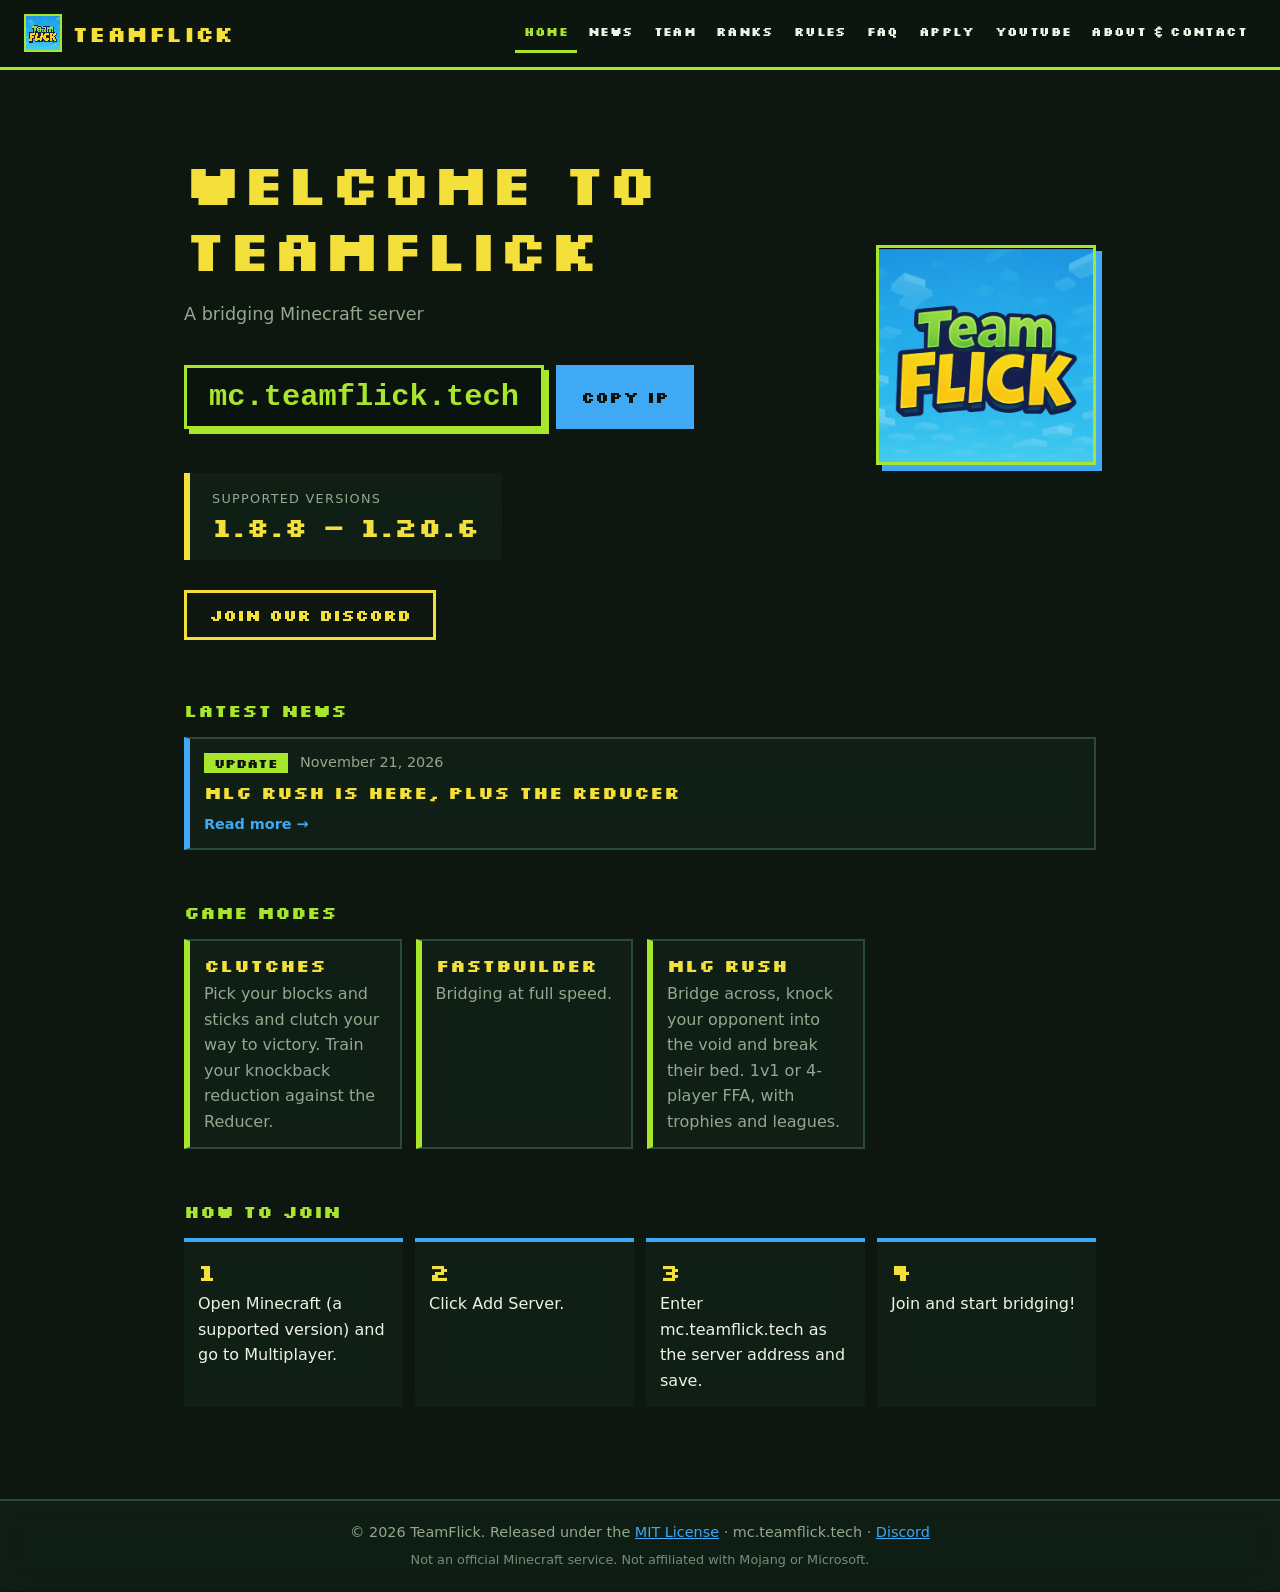
<file: index.html>
<!doctype html>
<html lang="en">
<head>
<meta charset="utf-8">
<meta name="viewport" content="width=device-width, initial-scale=1">
<title>Home</title>
<meta name="description" content="Official website of TeamFlick, a Minecraft bridging server. IP: mc.teamflick.tech">
<meta name="theme-color" content="#0d1710">
<link rel="canonical" href="https://teamflick.tech/">
<meta property="og:type" content="website">
<meta property="og:site_name" content="TeamFlick">
<meta property="og:title" content="TeamFlick – Home">
<meta property="og:description" content="Official website of TeamFlick, a Minecraft bridging server. IP: mc.teamflick.tech">
<meta property="og:url" content="https://teamflick.tech/">
<meta property="og:image" content="https://teamflick.tech/assets/logo.png">
<meta name="twitter:card" content="summary">
<link rel="icon" href="assets/favicon.png">
<link rel="stylesheet" href="assets/style.css">
</head>
<body data-page="home">
<header id="nav"></header>
<main>
<div class="hero">
  <img class="hero-logo" src="assets/logo.png" alt="TeamFlick logo" width="220" height="221">
  <h1>Welcome to TeamFlick</h1>
  <p class="muted" id="tagline"></p>
  <div class="ip-row"><div class="ip" id="ip">…</div><span id="copy" style="display:flex"></span></div>
  <div class="stats">
    <div class="stat"><div class="label">Supported versions</div><div class="value" id="versions">…</div></div>
    <div class="stat" id="status" hidden><div class="label">Server status</div><div class="value" id="status-val">…</div></div>
  </div>
  <div class="cta" id="cta"></div>
</div>
<section class="block" id="latest" hidden></section>
<section class="block" id="modes-sec" hidden>
  <h2>Game modes</h2>
  <div class="grid" id="modes"></div>
</section>
<section class="block" id="join-sec" hidden>
  <h2>How to join</h2>
  <ol class="steps" id="join"></ol>
</section>
</main>
<footer id="footer"></footer>
<script src="assets/app.js"></script>
</body>
</html>
</file>
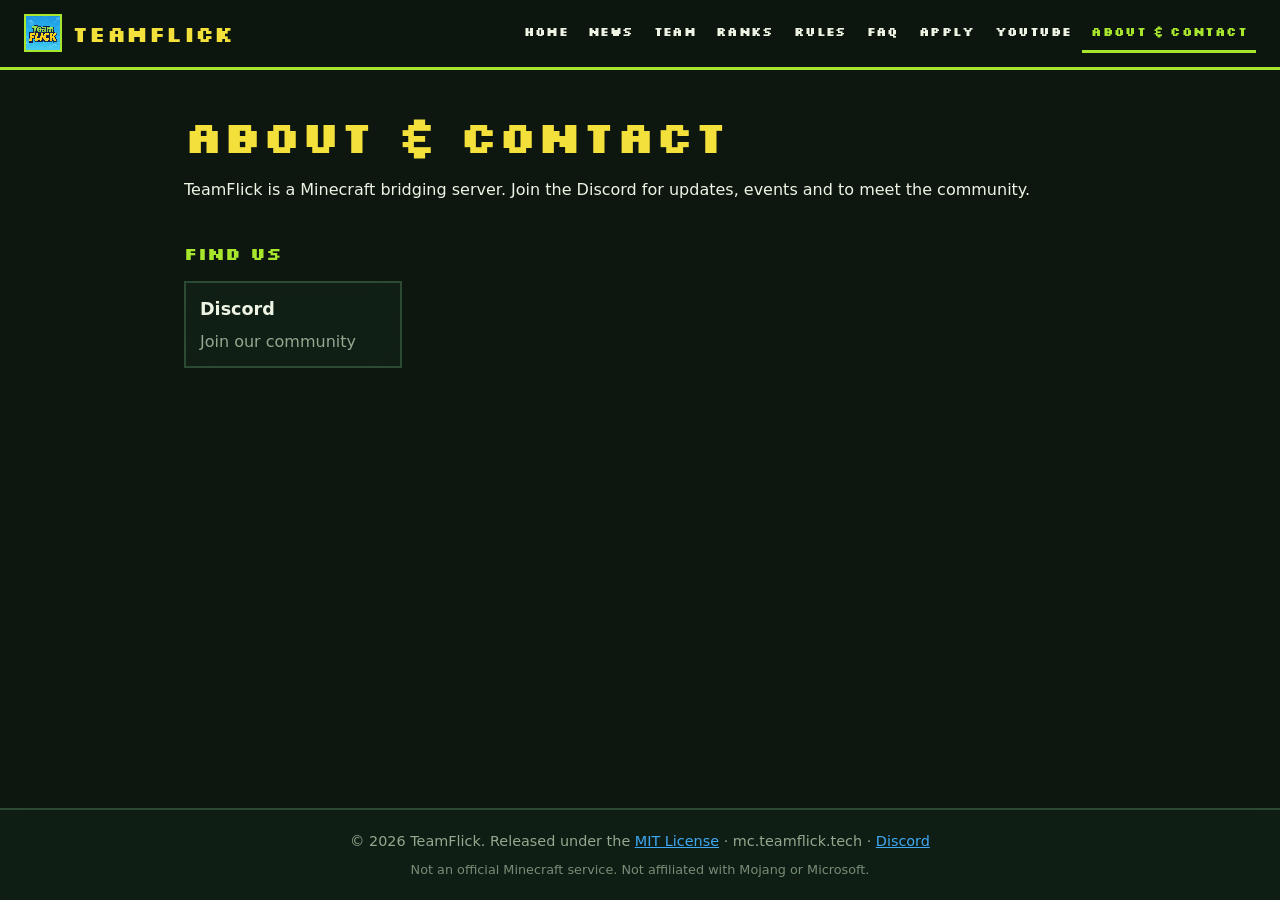
<file: about.html>
<!doctype html>
<html lang="en">
<head>
<meta charset="utf-8">
<meta name="viewport" content="width=device-width, initial-scale=1">
<title>About & Contact</title>
<meta name="description" content="About TeamFlick and how to get in touch.">
<meta name="theme-color" content="#0d1710">
<link rel="canonical" href="https://teamflick.tech/about.html">
<meta property="og:type" content="website">
<meta property="og:site_name" content="TeamFlick">
<meta property="og:title" content="TeamFlick – About &amp; Contact">
<meta property="og:description" content="About TeamFlick and how to get in touch.">
<meta property="og:url" content="https://teamflick.tech/about.html">
<meta property="og:image" content="https://teamflick.tech/assets/logo.png">
<meta name="twitter:card" content="summary">
<link rel="icon" href="assets/favicon.png">
<link rel="stylesheet" href="assets/style.css">
</head>
<body data-page="about">
<header id="nav"></header>
<main>
<h1>About & Contact</h1>
<section class="block"><p id="desc"></p></section>
<section class="block"><h2>Find us</h2><div class="grid" id="links"></div></section>
</main>
<footer id="footer"></footer>
<script src="assets/app.js"></script>
</body>
</html>
</file>
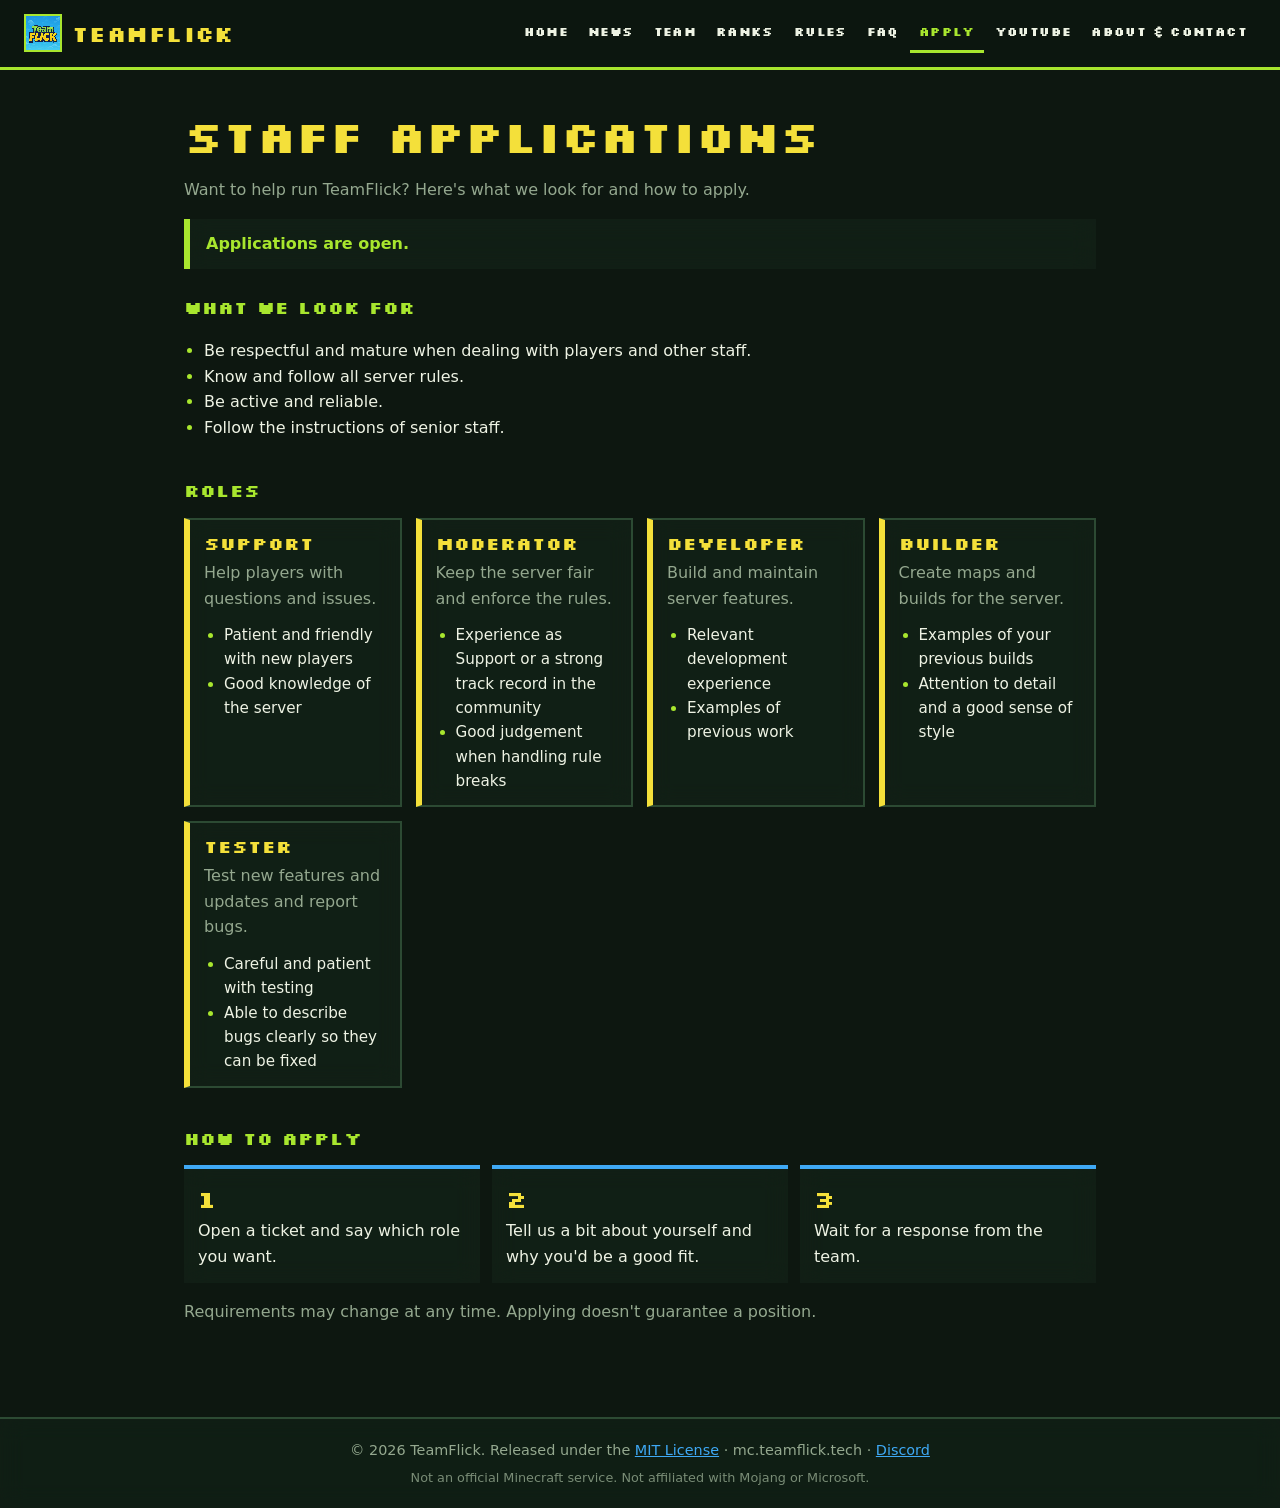
<file: apply.html>
<!doctype html>
<html lang="en">
<head>
<meta charset="utf-8">
<meta name="viewport" content="width=device-width, initial-scale=1">
<title>Staff Applications</title>
<meta name="description" content="Apply to join the TeamFlick staff team.">
<meta name="theme-color" content="#0d1710">
<link rel="canonical" href="https://teamflick.tech/apply.html">
<meta property="og:type" content="website">
<meta property="og:site_name" content="TeamFlick">
<meta property="og:title" content="TeamFlick – Staff Applications">
<meta property="og:description" content="Apply to join the TeamFlick staff team.">
<meta property="og:url" content="https://teamflick.tech/apply.html">
<meta property="og:image" content="https://teamflick.tech/assets/logo.png">
<meta name="twitter:card" content="summary">
<link rel="icon" href="assets/favicon.png">
<link rel="stylesheet" href="assets/style.css">
</head>
<body data-page="apply">
<header id="nav"></header>
<main>
<h1>Staff Applications</h1>
<p class="muted" id="intro"></p>
<div id="apply"></div>
</main>
<footer id="footer"></footer>
<script src="assets/app.js"></script>
</body>
</html>
</file>
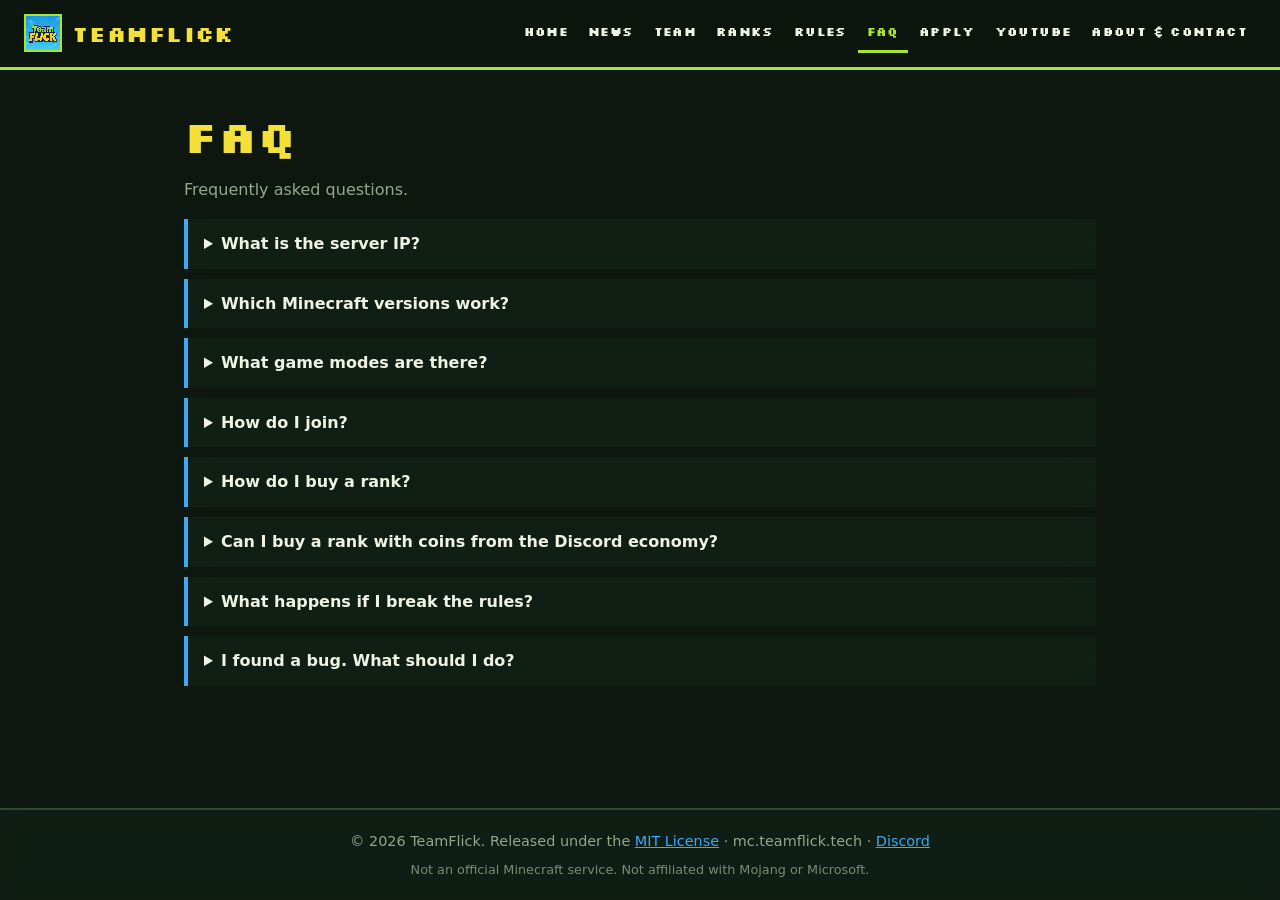
<file: faq.html>
<!doctype html>
<html lang="en">
<head>
<meta charset="utf-8">
<meta name="viewport" content="width=device-width, initial-scale=1">
<title>FAQ</title>
<meta name="description" content="Frequently asked questions about TeamFlick.">
<meta name="theme-color" content="#0d1710">
<link rel="canonical" href="https://teamflick.tech/faq.html">
<meta property="og:type" content="website">
<meta property="og:site_name" content="TeamFlick">
<meta property="og:title" content="TeamFlick – FAQ">
<meta property="og:description" content="Frequently asked questions about TeamFlick.">
<meta property="og:url" content="https://teamflick.tech/faq.html">
<meta property="og:image" content="https://teamflick.tech/assets/logo.png">
<meta name="twitter:card" content="summary">
<link rel="icon" href="assets/favicon.png">
<link rel="stylesheet" href="assets/style.css">
</head>
<body data-page="faq">
<header id="nav"></header>
<main>
<h1>FAQ</h1>
<p class="muted">Frequently asked questions.</p>
<div id="faq"></div>
</main>
<footer id="footer"></footer>
<script src="assets/app.js"></script>
</body>
</html>
</file>
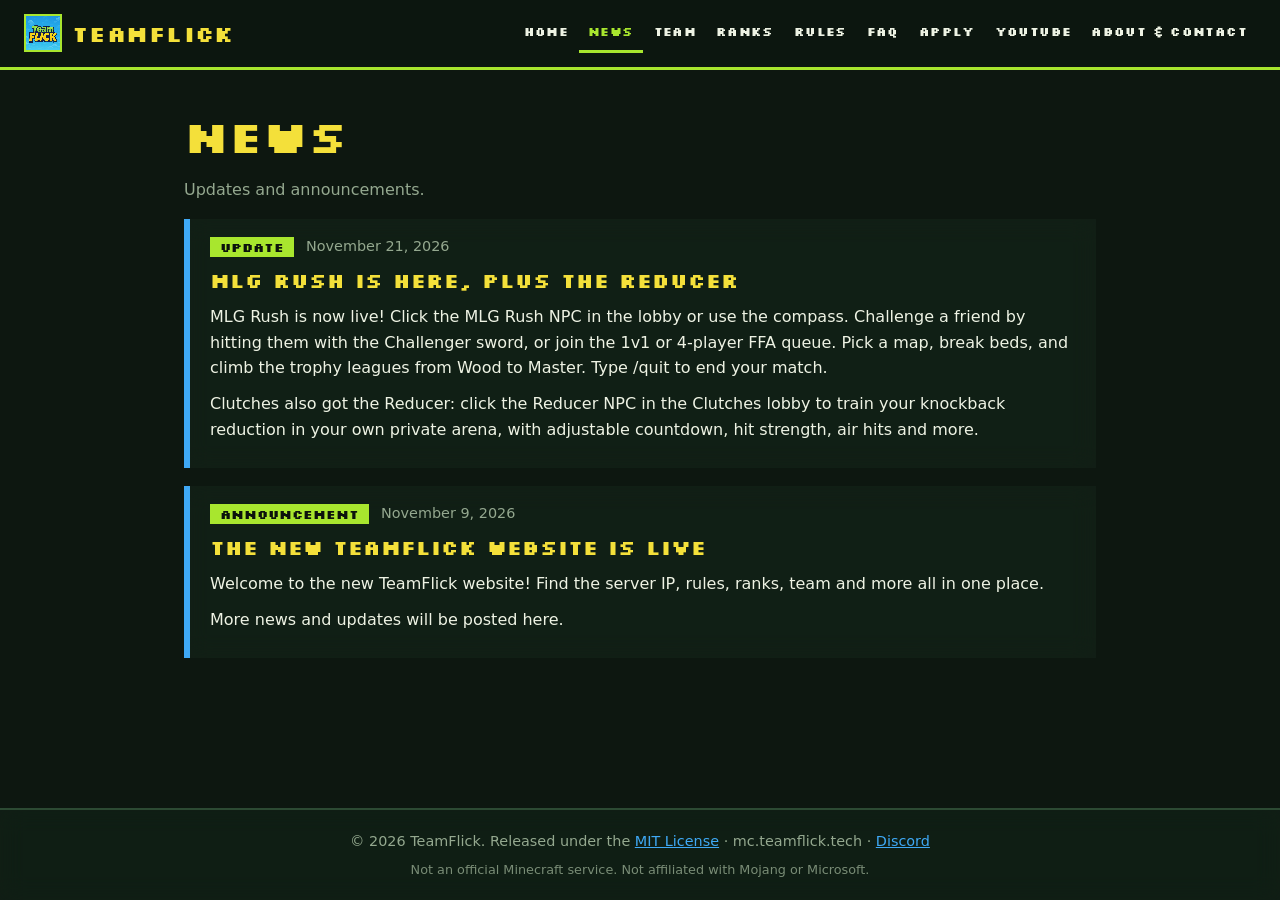
<file: news.html>
<!doctype html>
<html lang="en">
<head>
<meta charset="utf-8">
<meta name="viewport" content="width=device-width, initial-scale=1">
<title>News</title>
<meta name="description" content="Latest news and announcements from TeamFlick.">
<meta name="theme-color" content="#0d1710">
<link rel="canonical" href="https://teamflick.tech/news.html">
<meta property="og:type" content="website">
<meta property="og:site_name" content="TeamFlick">
<meta property="og:title" content="TeamFlick – News">
<meta property="og:description" content="Latest news and announcements from TeamFlick.">
<meta property="og:url" content="https://teamflick.tech/news.html">
<meta property="og:image" content="https://teamflick.tech/assets/logo.png">
<meta name="twitter:card" content="summary">
<link rel="icon" href="assets/favicon.png">
<link rel="stylesheet" href="assets/style.css">
</head>
<body data-page="news">
<header id="nav"></header>
<main>
<h1>News</h1>
<p class="muted">Updates and announcements.</p>
<div id="news"></div>
</main>
<footer id="footer"></footer>
<script src="assets/app.js"></script>
</body>
</html>
</file>
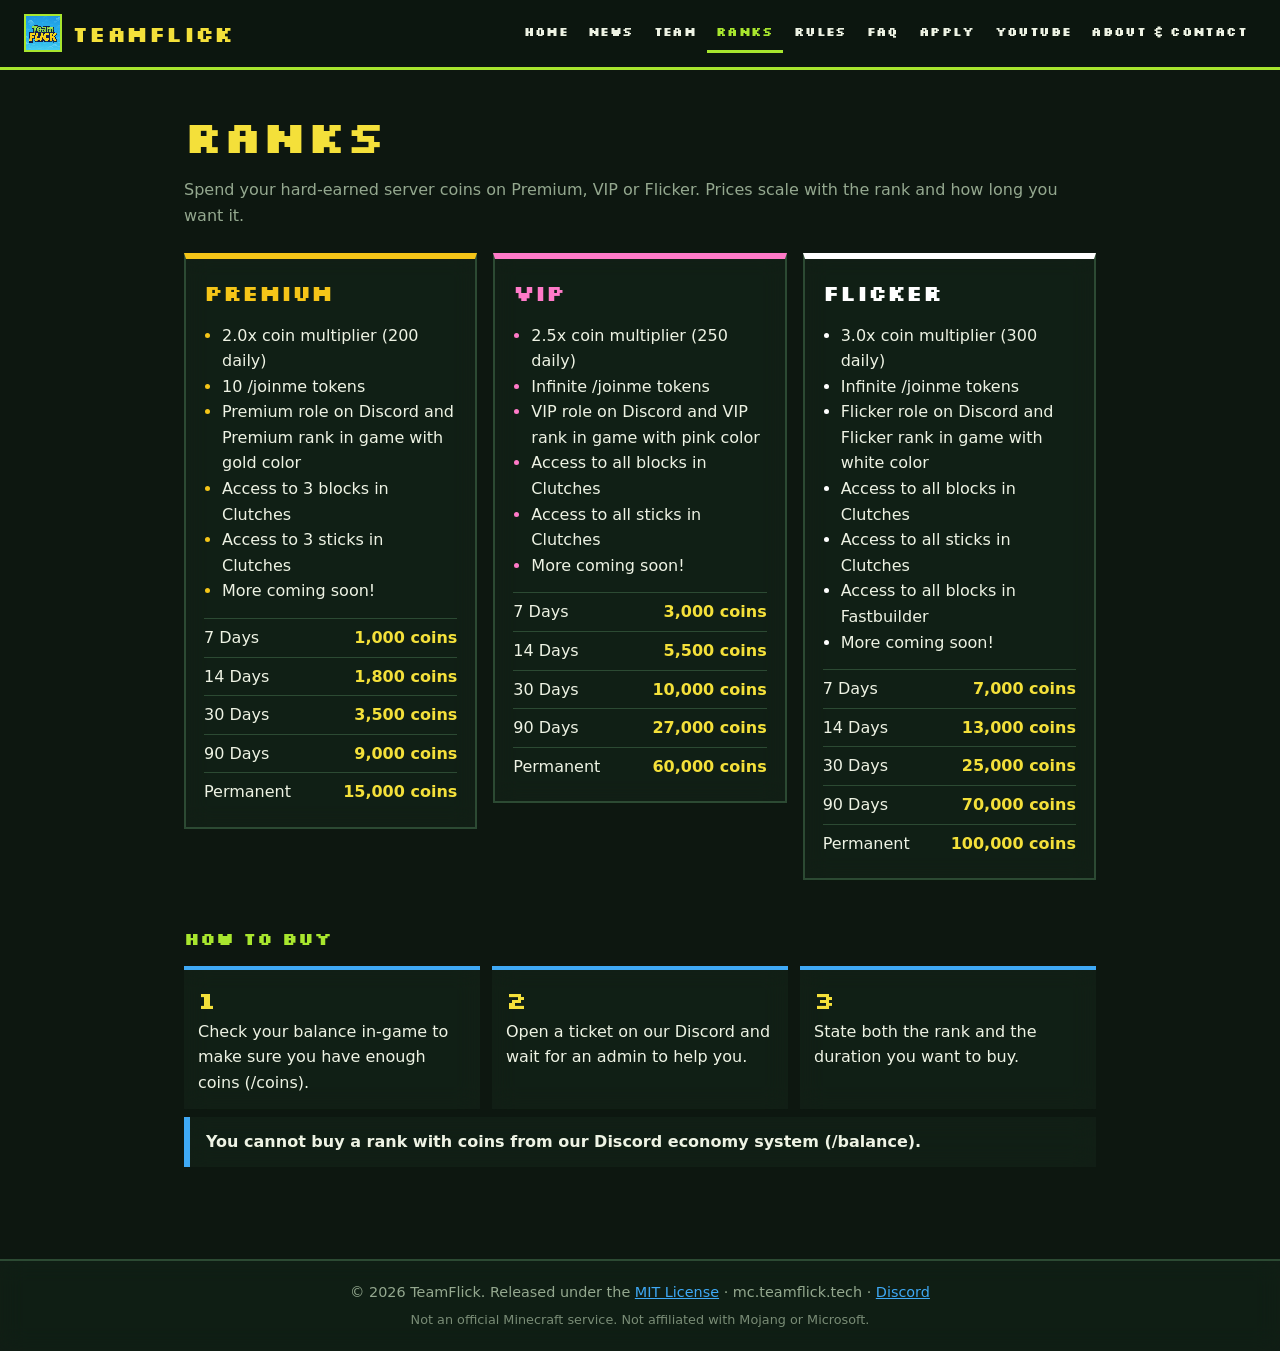
<file: ranks.html>
<!doctype html>
<html lang="en">
<head>
<meta charset="utf-8">
<meta name="viewport" content="width=device-width, initial-scale=1">
<title>Ranks</title>
<meta name="description" content="Premium, VIP and Flicker ranks: perks, prices and how to buy.">
<meta name="theme-color" content="#0d1710">
<link rel="canonical" href="https://teamflick.tech/ranks.html">
<meta property="og:type" content="website">
<meta property="og:site_name" content="TeamFlick">
<meta property="og:title" content="TeamFlick – Ranks">
<meta property="og:description" content="Premium, VIP and Flicker ranks: perks, prices and how to buy.">
<meta property="og:url" content="https://teamflick.tech/ranks.html">
<meta property="og:image" content="https://teamflick.tech/assets/logo.png">
<meta name="twitter:card" content="summary">
<link rel="icon" href="assets/favicon.png">
<link rel="stylesheet" href="assets/style.css">
</head>
<body data-page="ranks">
<header id="nav"></header>
<main>
<h1>Ranks</h1>
<p class="muted" id="intro"></p>
<div class="rank-cards" id="rank-cards"></div>
<section class="block" id="buy"></section>
</main>
<footer id="footer"></footer>
<script src="assets/app.js"></script>
</body>
</html>
</file>
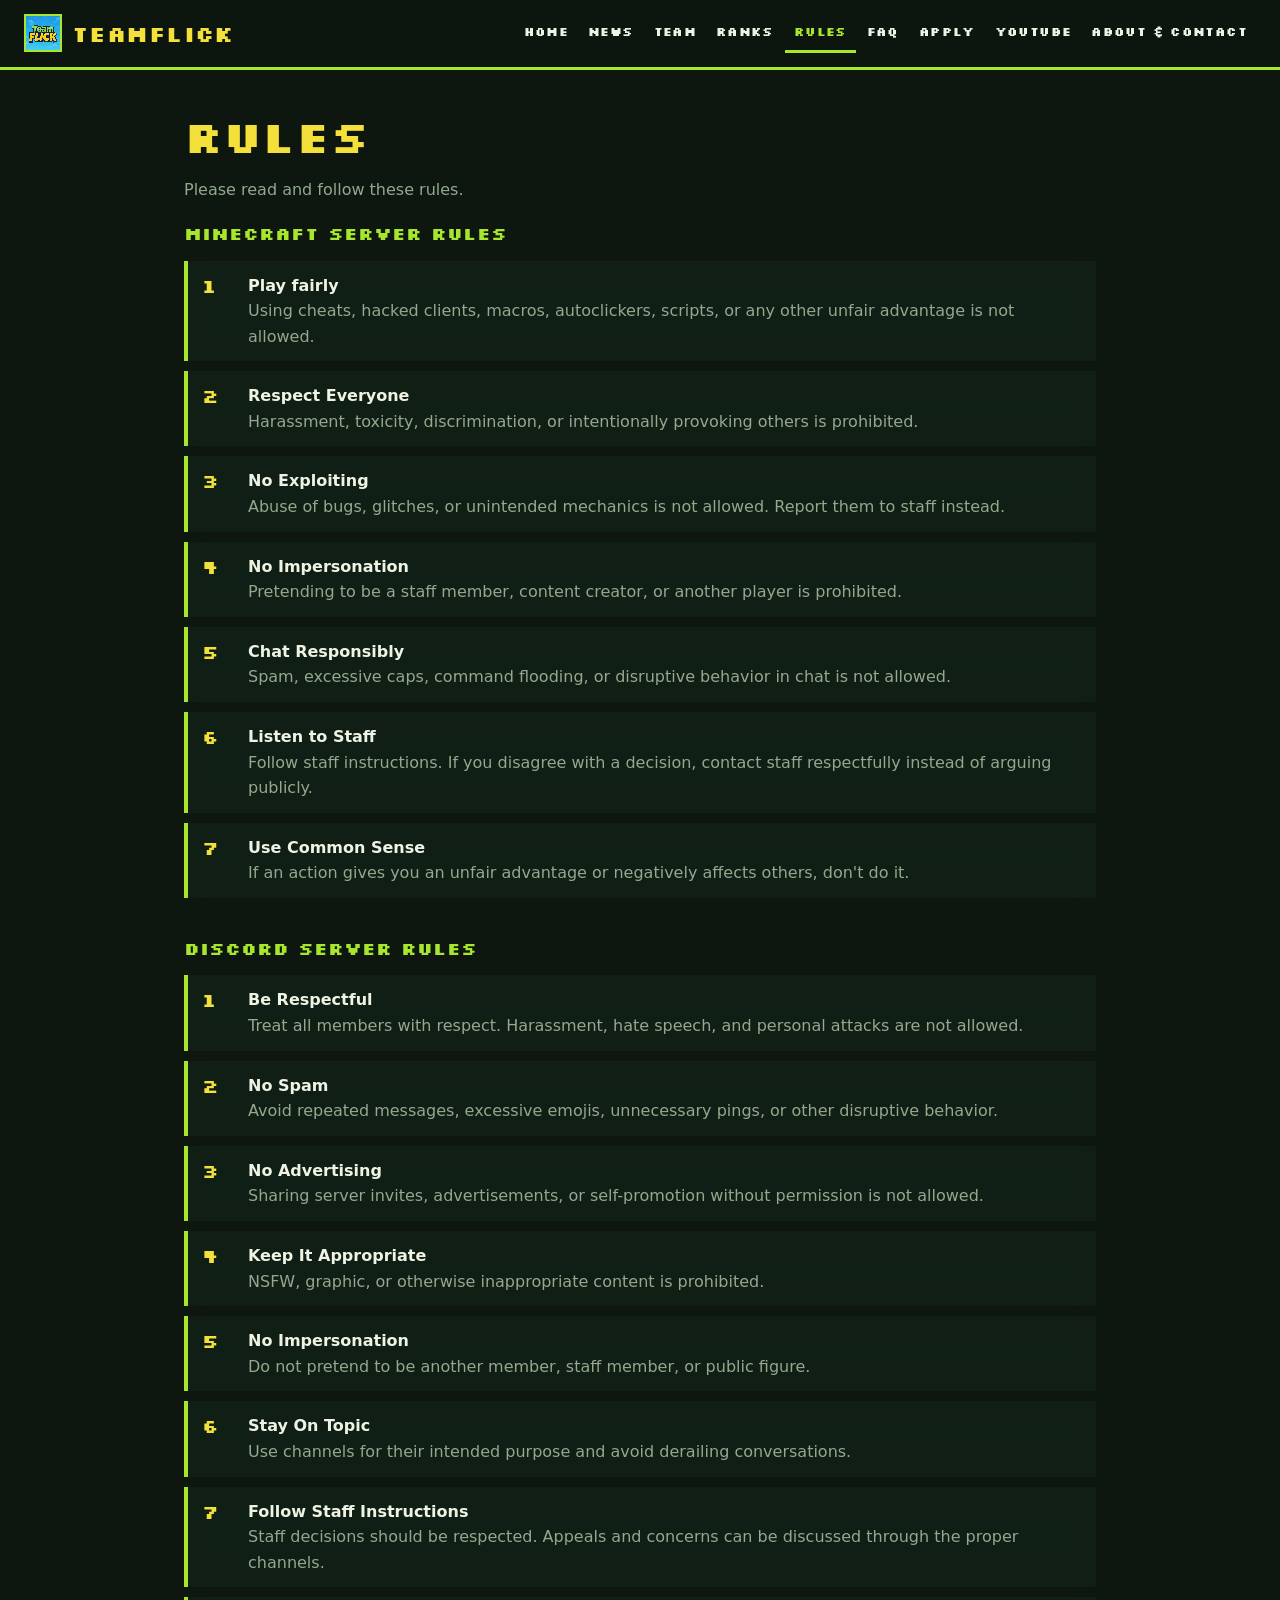
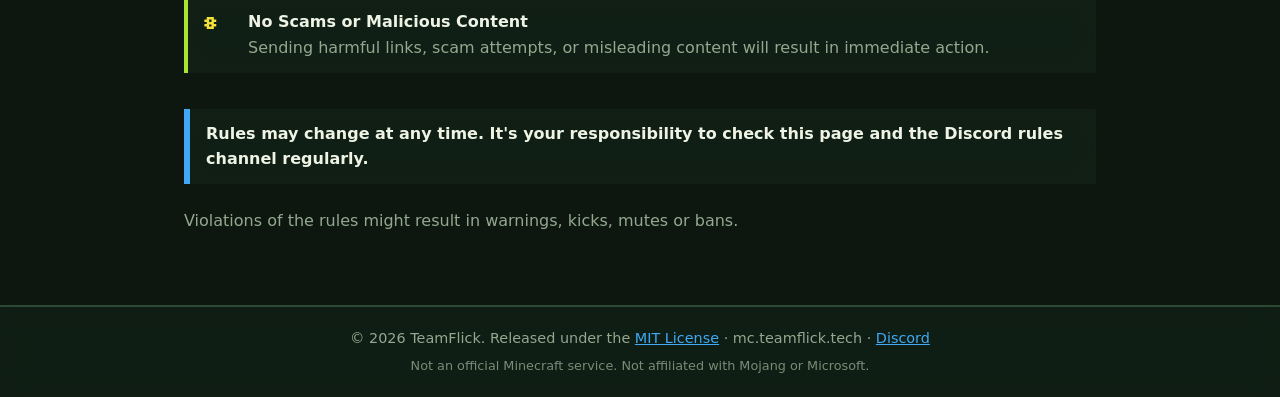
<file: rules.html>
<!doctype html>
<html lang="en">
<head>
<meta charset="utf-8">
<meta name="viewport" content="width=device-width, initial-scale=1">
<title>Rules</title>
<meta name="description" content="The TeamFlick server rules.">
<meta name="theme-color" content="#0d1710">
<link rel="canonical" href="https://teamflick.tech/rules.html">
<meta property="og:type" content="website">
<meta property="og:site_name" content="TeamFlick">
<meta property="og:title" content="TeamFlick – Rules">
<meta property="og:description" content="The TeamFlick server rules.">
<meta property="og:url" content="https://teamflick.tech/rules.html">
<meta property="og:image" content="https://teamflick.tech/assets/logo.png">
<meta name="twitter:card" content="summary">
<link rel="icon" href="assets/favicon.png">
<link rel="stylesheet" href="assets/style.css">
</head>
<body data-page="rules">
<header id="nav"></header>
<main>
<h1>Rules</h1>
<p class="muted">Please read and follow these rules.</p>
<div id="rules"></div>
</main>
<footer id="footer"></footer>
<script src="assets/app.js"></script>
</body>
</html>
</file>
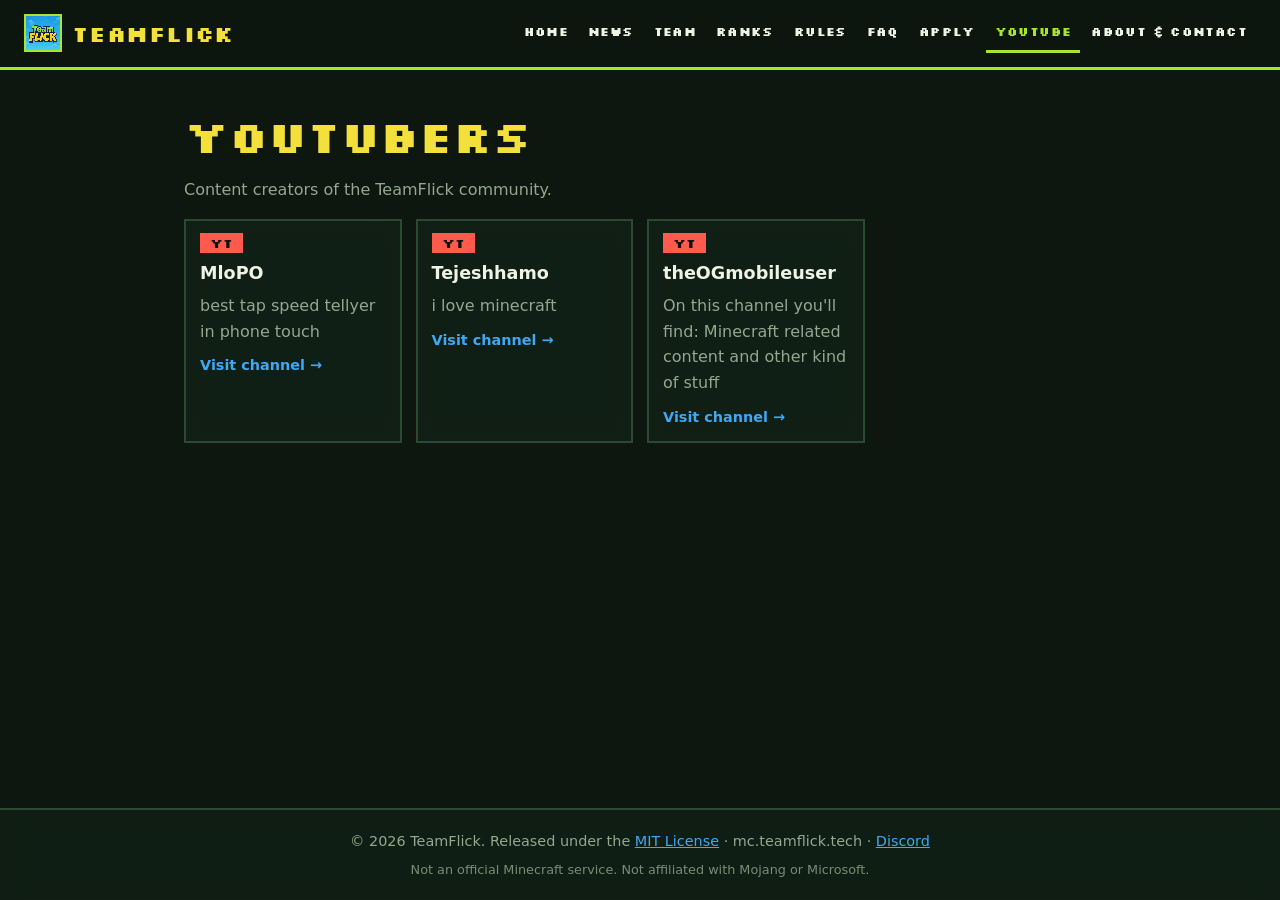
<file: youtube.html>
<!doctype html>
<html lang="en">
<head>
<meta charset="utf-8">
<meta name="viewport" content="width=device-width, initial-scale=1">
<title>YouTube</title>
<meta name="description" content="TeamFlick content creators.">
<meta name="theme-color" content="#0d1710">
<link rel="canonical" href="https://teamflick.tech/youtube.html">
<meta property="og:type" content="website">
<meta property="og:site_name" content="TeamFlick">
<meta property="og:title" content="TeamFlick – YouTube">
<meta property="og:description" content="TeamFlick content creators.">
<meta property="og:url" content="https://teamflick.tech/youtube.html">
<meta property="og:image" content="https://teamflick.tech/assets/logo.png">
<meta name="twitter:card" content="summary">
<link rel="icon" href="assets/favicon.png">
<link rel="stylesheet" href="assets/style.css">
</head>
<body data-page="youtube">
<header id="nav"></header>
<main>
<h1>YouTubers</h1>
<p class="muted">Content creators of the TeamFlick community.</p>
<div class="grid" id="yt"></div>
</main>
<footer id="footer"></footer>
<script src="assets/app.js"></script>
</body>
</html>
</file>
<file: assets/style.css>
@import url("https://fonts.googleapis.com/css2?family=Silkscreen:wght@400;700&display=swap");

:root {
  --bg: #0d1710;
  --panel: #15241a;
  --panel2: #1b2d20;
  --line: #2c4a33;
  --text: #eef3e4;
  --muted: #94a88f;
  --lime: #a8e62e;
  --yellow: #f4e03a;
  --blue: #3fa9f5;
  --ink: #0b120c;
  --pixel: "Silkscreen", ui-monospace, Menlo, Consolas, monospace;
}
* { box-sizing: border-box; }
body {
  margin: 0; background: var(--bg); color: var(--text);
  font: 16px/1.6 system-ui, -apple-system, "Segoe UI", Roboto, sans-serif;
  min-height: 100vh; display: flex; flex-direction: column;
}
a { color: var(--blue); }

/* header */
#nav {
  display: flex; flex-wrap: wrap; gap: 10px 28px; align-items: center; justify-content: space-between;
  padding: 14px 24px; background: var(--panel); border-bottom: 3px solid var(--lime);
}
.brand { display: flex; align-items: center; gap: 10px; font-family: var(--pixel); font-weight: 700;
  font-size: 1.4rem; color: var(--yellow); text-decoration: none; letter-spacing: .02em; }
.brand img { height: 36px; width: auto; image-rendering: pixelated; }
nav { display: flex; flex-wrap: wrap; gap: 2px 6px; }
nav a { color: var(--text); text-decoration: none; padding: 6px 12px; font-weight: 500; border-bottom: 3px solid transparent; }
nav a:hover { color: var(--blue); border-bottom-color: var(--blue); }
nav a.active { color: var(--lime); border-bottom-color: var(--lime); }

main { flex: 1; width: 100%; max-width: 960px; margin: 0 auto; padding: 40px 24px 56px; }
h1 { font-family: var(--pixel); font-size: clamp(1.8rem, 6vw, 2.8rem); line-height: 1.15; margin: 0 0 10px; color: var(--yellow); }
h2 { font-family: var(--pixel); font-size: 1.15rem; margin: 0 0 12px; color: var(--lime); }
.muted { color: var(--muted); }

/* home */
.hero { padding: 40px 0 8px; }
.hero h1 { font-size: clamp(2.2rem, 8vw, 3.6rem); }
.hero .muted { font-size: 1.1rem; margin: 0 0 28px; }
.ip-row { display: flex; flex-wrap: wrap; gap: 12px; align-items: stretch; }
.ip { padding: 12px 22px; background: var(--ink); border: 3px solid var(--lime); box-shadow: 5px 5px 0 var(--lime);
  font: 700 clamp(1.2rem, 4.5vw, 1.9rem) ui-monospace, Menlo, Consolas, monospace; color: var(--lime); }
.btn { cursor: pointer; border: 3px solid var(--blue); background: var(--blue); color: var(--ink);
  padding: 0 22px; font: 700 1rem var(--pixel); }
.btn:hover { background: var(--ink); color: var(--blue); }
.btn:active { transform: translate(2px, 2px); }
.stat { margin-top: 44px; display: inline-block; min-width: 260px; padding: 16px 22px; background: var(--panel);
  border-left: 6px solid var(--yellow); }
.stat .label { color: var(--muted); font-size: .8rem; text-transform: uppercase; letter-spacing: .1em; }
.stat .value { font: 700 1.7rem var(--pixel); color: var(--yellow); }

/* cards */
.grid { display: grid; grid-template-columns: repeat(auto-fill, minmax(210px, 1fr)); gap: 14px; }
.card { display: flex; gap: 12px; padding: 12px 14px; background: var(--panel); border: 2px solid var(--line);
  color: var(--text); text-decoration: none; }
a.card:hover { border-color: var(--blue); box-shadow: 4px 4px 0 var(--blue); transform: translate(-2px, -2px); }
.member { align-items: center; }
.member img { width: 44px; height: 44px; image-rendering: pixelated; background: var(--line); }
.rank { margin-bottom: 30px; }
.tag { display: inline-block; padding: 2px 10px; font: 700 .8rem var(--pixel); background: var(--c, var(--lime)); color: var(--ink); }
.rank h2 { margin-bottom: 14px; }
.yttag { --c: #ff5a4d; align-self: flex-start; }
.yt, .link { flex-direction: column; gap: 6px; }
.yt strong, .link strong { font-size: 1.1rem; }
.go { color: var(--blue); font-weight: 600; font-size: .9rem; margin-top: 4px; }

ul { padding-left: 20px; }
li::marker { color: var(--lime); }
section.block { margin-bottom: 36px; }

#footer { text-align: center; padding: 20px; color: var(--muted); border-top: 2px solid var(--line); font-size: .9rem; }

/* logo + rules */
.hero { display: grid; grid-template-columns: 1fr auto; gap: 8px 40px; align-items: center; }
.hero > :not(.hero-logo) { grid-column: 1; }
.hero-logo { grid-column: 2; grid-row: 1 / span 4; width: 220px; height: auto; border: 3px solid var(--lime); box-shadow: 6px 6px 0 var(--blue); }
@media (max-width: 640px) { .hero { grid-template-columns: 1fr; } .hero-logo { grid-column: 1; grid-row: auto; order: -1; width: 150px; } }
.brand img { height: 38px; border: 2px solid var(--lime); }
ol.rules { list-style: none; counter-reset: r; padding: 0; margin: 0; display: grid; gap: 10px; }
ol.rules li { counter-increment: r; display: grid; grid-template-columns: 34px 1fr; gap: 0 12px; padding: 12px 14px; background: var(--panel); border-left: 4px solid var(--lime); }
ol.rules li::before { content: counter(r); grid-row: span 2; font: 700 1.2rem var(--pixel); color: var(--yellow); }
ol.rules strong { color: var(--text); }
ol.rules span { color: var(--muted); }
.notice { margin-top: 8px; padding: 12px 16px; background: var(--panel); border-left: 6px solid var(--blue); font-weight: 600; }
.stat { justify-self: start; }

/* home extras */
.stats { display: flex; flex-wrap: wrap; gap: 14px; margin-top: 36px; }
.stats .stat { margin-top: 0; min-width: 200px; }
.stat .value.on { color: var(--lime); }
.stat .value.off { color: #ff6b5e; }
.stat#status { border-left-color: var(--blue); }
.cta { margin-top: 22px; }
.btn-alt { display: inline-block; padding: 12px 22px; text-decoration: none; background: transparent; color: var(--yellow); border-color: var(--yellow); }
.btn-alt:hover { background: var(--yellow); color: var(--ink); }
ol.steps { list-style: none; counter-reset: s; padding: 0; margin: 0; display: grid; grid-template-columns: repeat(auto-fit, minmax(210px, 1fr)); gap: 12px; }
ol.steps li { counter-increment: s; padding: 14px; background: var(--panel); border-top: 4px solid var(--blue); }
ol.steps li::before { content: counter(s); display: block; font: 700 1.5rem var(--pixel); color: var(--yellow); margin-bottom: 4px; }
.home-gap { margin-top: 48px; }
#join-sec { margin-top: 48px; }
#footer a { color: var(--blue); }
[hidden] { display: none !important; }

/* ranks page + modes */
.rank-cards { display: grid; grid-template-columns: repeat(auto-fit, minmax(260px, 1fr)); gap: 16px; margin: 24px 0 44px; align-items: start; }
.rcard { background: var(--panel); border: 2px solid var(--line); border-top: 6px solid var(--c); padding: 16px 18px 8px; }
.rcard h2 { color: var(--c); font-size: 1.4rem; }
.rcard ul { padding-left: 18px; margin: 0 0 14px; }
.rcard li::marker { color: var(--c); }
.rcard table { width: 100%; border-collapse: collapse; margin-bottom: 8px; }
.rcard td { padding: 6px 0; border-top: 1px solid var(--line); }
.rcard td:last-child { text-align: right; font-weight: 700; color: var(--yellow); }
.mode { flex-direction: column; gap: 4px; border-left: 6px solid var(--lime); }
.mode strong { font: 700 1.15rem var(--pixel); color: var(--yellow); }
#modes-sec { margin-top: 48px; }
#footer .fine { margin-top: 6px; font-size: .8rem; opacity: .8; }

/* faq + apply */
details.qa { background: var(--panel); border-left: 4px solid var(--blue); margin-bottom: 10px; padding: 0 16px; }
details.qa summary { cursor: pointer; padding: 12px 0; font-weight: 600; }
details.qa[open] { border-left-color: var(--lime); }
details.qa p { margin: 0 0 14px; color: var(--muted); }
.notice.open { border-left-color: var(--lime); color: var(--lime); }
.notice.closed { border-left-color: #ff6b5e; color: #ff6b5e; }
.role { flex-direction: column; gap: 6px; border-left: 6px solid var(--yellow); }
.role strong { font: 700 1.1rem var(--pixel); color: var(--yellow); }
.role ul { margin: 6px 0 0; font-size: .95rem; }
section.block + .notice, .notice { margin-bottom: 24px; }

/* news */
.post { background: var(--panel); border-left: 6px solid var(--blue); padding: 16px 20px; margin-bottom: 18px; }
.post .meta { display: flex; gap: 12px; align-items: center; margin-bottom: 6px; color: var(--muted); font-size: .9rem; }
.post h2 { color: var(--yellow); font-size: 1.25rem; margin-bottom: 8px; }
.post p { margin: 0 0 10px; }
nav a { padding: 6px 9px; font-size: .95rem; } nav { gap: 0 2px; } #nav { gap: 10px 20px; }

/* backdrop blur / glass */
:root { --panel: rgba(21, 36, 26, .62); --glass: blur(12px) saturate(140%); }
body::before {
  content: ""; position: fixed; inset: 0; z-index: -1; pointer-events: none;
  background:
    linear-gradient(rgba(168,230,46,.22), rgba(168,230,46,.22)) 8% 14% / 150px 150px no-repeat,
    linear-gradient(rgba(63,169,245,.26), rgba(63,169,245,.26)) 88% 22% / 210px 210px no-repeat,
    linear-gradient(rgba(244,224,58,.18), rgba(244,224,58,.18)) 70% 78% / 180px 180px no-repeat,
    linear-gradient(rgba(63,169,245,.20), rgba(63,169,245,.20)) 14% 85% / 240px 240px no-repeat,
    radial-gradient(520px 520px at 12% 18%, rgba(168,230,46,.20), transparent 70%),
    radial-gradient(600px 600px at 90% 30%, rgba(63,169,245,.22), transparent 70%),
    radial-gradient(520px 520px at 70% 90%, rgba(244,224,58,.14), transparent 70%);
}
#nav { position: sticky; top: 0; z-index: 10; background: rgba(21, 36, 26, .55); -webkit-backdrop-filter: var(--glass); backdrop-filter: var(--glass); }
.card, .stat, .rcard, .post, details.qa, ol.rules li, ol.steps li, .notice, .ip {
  -webkit-backdrop-filter: var(--glass); backdrop-filter: var(--glass);
}
.ip { background: rgba(11, 18, 12, .6); }
.hero-logo { backdrop-filter: none; }
#footer { background: rgba(21, 36, 26, .5); -webkit-backdrop-filter: var(--glass); backdrop-filter: var(--glass); }

/* news: click to reveal copy button */
.post { cursor: pointer; transition: border-color .15s; }
.post:hover, .post:focus-visible { border-left-color: var(--lime); outline: none; }
.post.selected { border-left-color: var(--yellow); }
.post .post-copy { display: none; margin-top: 6px; padding: 8px 16px; font-size: .85rem; }
.post.selected .post-copy { display: inline-block; }

/* navbar: mostly solid so scrolled content doesn't smear through */
#nav { background: rgba(13, 23, 16, .86); -webkit-backdrop-filter: blur(10px); backdrop-filter: blur(10px); }

/* nav: pixel font like the logo; dropdown on small screens */
nav a { font-family: var(--pixel); font-weight: 700; font-size: .78rem; letter-spacing: .03em; padding: 8px 9px; }
.nav-toggle { display: none; background: var(--ink); color: var(--yellow); border: 3px solid var(--lime); font: 700 1.2rem var(--pixel); padding: 4px 12px; cursor: pointer; }
.nav-toggle:hover { border-color: var(--blue); color: var(--blue); }
@media (max-width: 1080px) {
  #nav { flex-wrap: wrap; }
  .nav-toggle { display: block; }
  #nav nav { display: none; width: 100%; flex-direction: column; gap: 4px; padding: 8px 0 4px; }
  #nav.open nav { display: flex; }
  #nav nav a { font-size: .95rem; padding: 12px 14px; background: rgba(27, 45, 32, .7); border-bottom: 0; border-left: 4px solid transparent; }
  #nav nav a.active { border-left-color: var(--lime); }
  #nav nav a:hover { border-left-color: var(--blue); }
  #nav { padding: 12px 18px; }
}

/* no scrolling/bouncing past the footer */
html { background: var(--bg); overscroll-behavior: none; }
body { overscroll-behavior: none; min-height: 100vh; min-height: 100dvh; }
.member img.dc { image-rendering: auto; object-fit: cover; }

/* hover glow on people cards, latest news */
.member, .yt { transition: transform .15s, border-color .15s, box-shadow .15s; }
.member:hover { transform: translateY(-3px); border-color: var(--lime); box-shadow: 0 6px 0 rgba(168, 230, 46, .35); }
a.card.yt:hover { box-shadow: 4px 4px 0 var(--blue); }
#latest { margin-top: 48px; }
.latest { flex-direction: column; gap: 6px; border-left: 6px solid var(--blue); }
.latest strong { font: 700 1.1rem var(--pixel); color: var(--yellow); }
.latest .meta { display: flex; gap: 12px; align-items: center; color: var(--muted); font-size: .9rem; }
@media (prefers-reduced-motion: reduce) { .member:hover { transform: none; } a.card:hover { transform: none; } }
</file>
